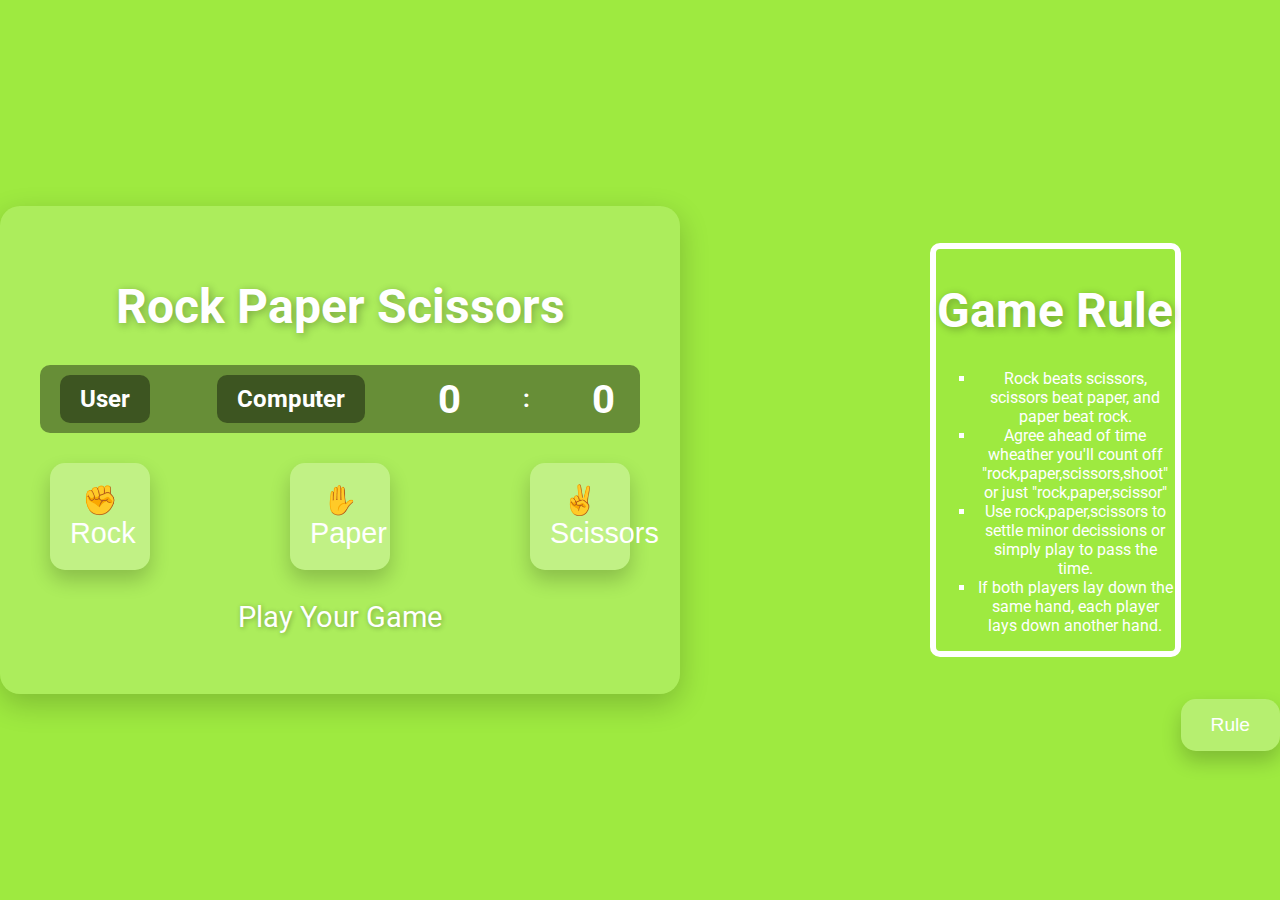
<file: index.html>
<!DOCTYPE html>
<html lang="en">
<head>
    <meta charset="UTF-8">
    <meta name="viewport" content="width=device-width, initial-scale=1.0">
    <title>Rock Paper Scissors</title>
    <link rel="stylesheet" href="style.css">
</head>
<body>
    <div class="container">
        <h1>Rock Paper Scissors</h1>
        <div id="scoreboard">
            <div id="user-label" class="badge">User</div>
            <div id="computer-label" class="badge">Computer</div>
            <span id="user-score">0</span>:<span id="computer-score">0</span>
        </div>
        <div class="choices">
            <button id="rock" class="choice">✊ Rock</button>
            <button id="paper" class="choice">✋ Paper</button>
            <button id="scissors" class="choice">✌ Scissors</button>
        </div>
        <div id="result">
            <p>Play Your Game</p>
        </div>
    </div>
    <div id="rule">
        <h1>Game Rule</h1>
        <ul type="square">
            <li>Rock beats scissors, scissors beat paper, and paper beat rock.</li>
            <li>Agree ahead of time wheather you'll count off "rock,paper,scissors,shoot" or just "rock,paper,scissor"</li>
            <li>Use rock,paper,scissors to settle minor decissions or simply play to pass the time.</li>
            <li>If both players lay down the same hand, each player lays down another hand.</li>
        </ul>
       </div>
    </div>
    <button id="rulebook">Rule</button>
    <script src="script.js"></script>
</body>
</html>
</file>
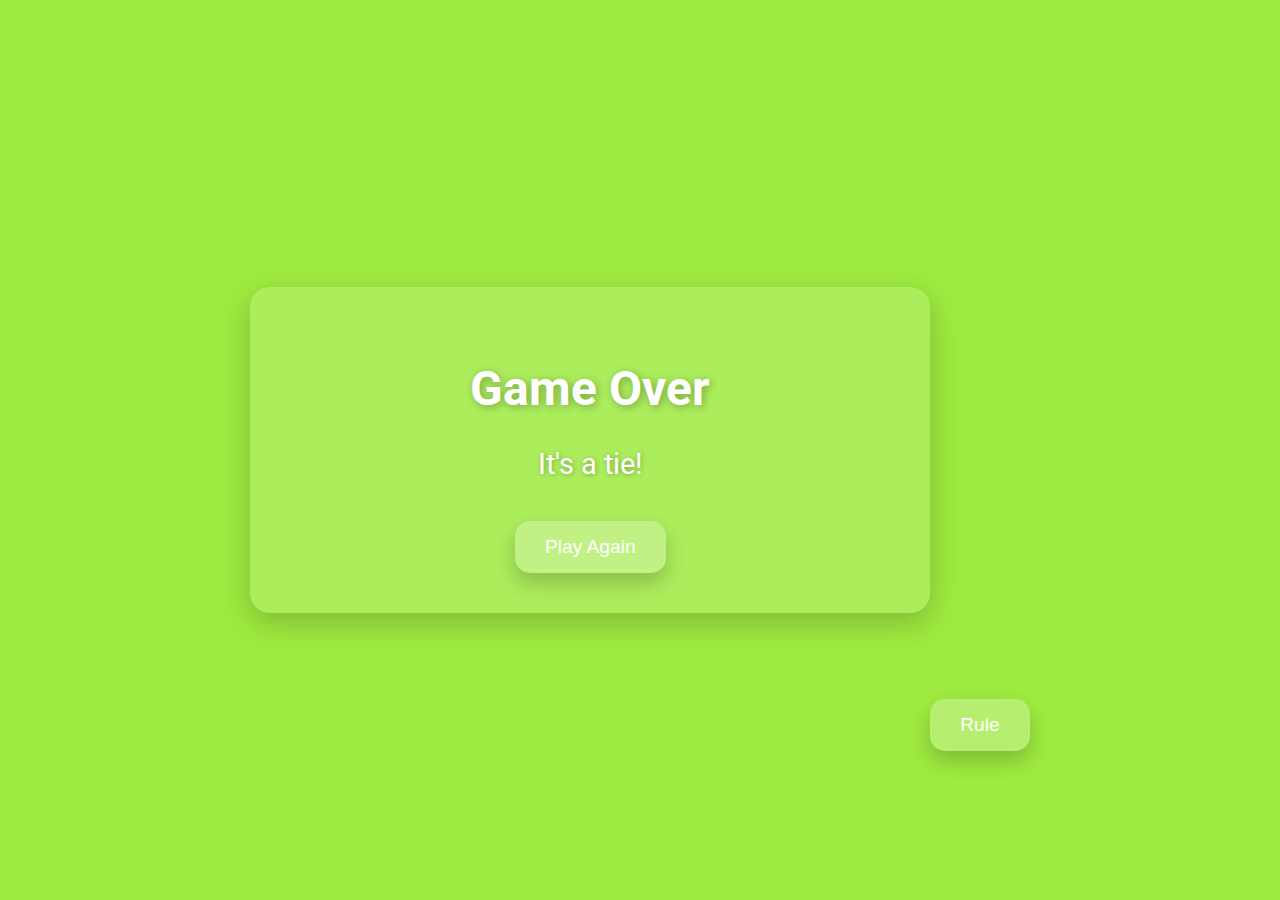
<file: final.html>
<!DOCTYPE html>
<html lang="en">
<head>
    <meta charset="UTF-8">
    <meta name="viewport" content="width=device-width, initial-scale=1.0">
    <title>Final Result</title>
    <link rel="stylesheet" href="style.css">
</head>
<body>
    
    <div class="container">
        <h1>Game Over</h1>
        <div id="final-result">
            <p id="final-message"></p>
        </div>
        <button onclick="playAgain()">Play Again</button>
    </div>
    <button id="rulebook">Rule</button>
    <script>
        const userScore = localStorage.getItem('userScore') || 0;
        const computerScore = localStorage.getItem('computerScore') || 0;
        const finalMessageElement = document.getElementById('final-message');

        if (userScore > computerScore) {
            finalMessageElement.textContent = 'Congratulations! You are the winner!';
        } else if (userScore < computerScore) {
            finalMessageElement.textContent = 'You lost to the computer. Better luck next time!';
        } else {
            finalMessageElement.textContent = 'It\'s a tie!';
        }

        function playAgain() {
            localStorage.clear();
            window.location.href = 'index.html';
        }
    </script>
</body>
</html>
</file>
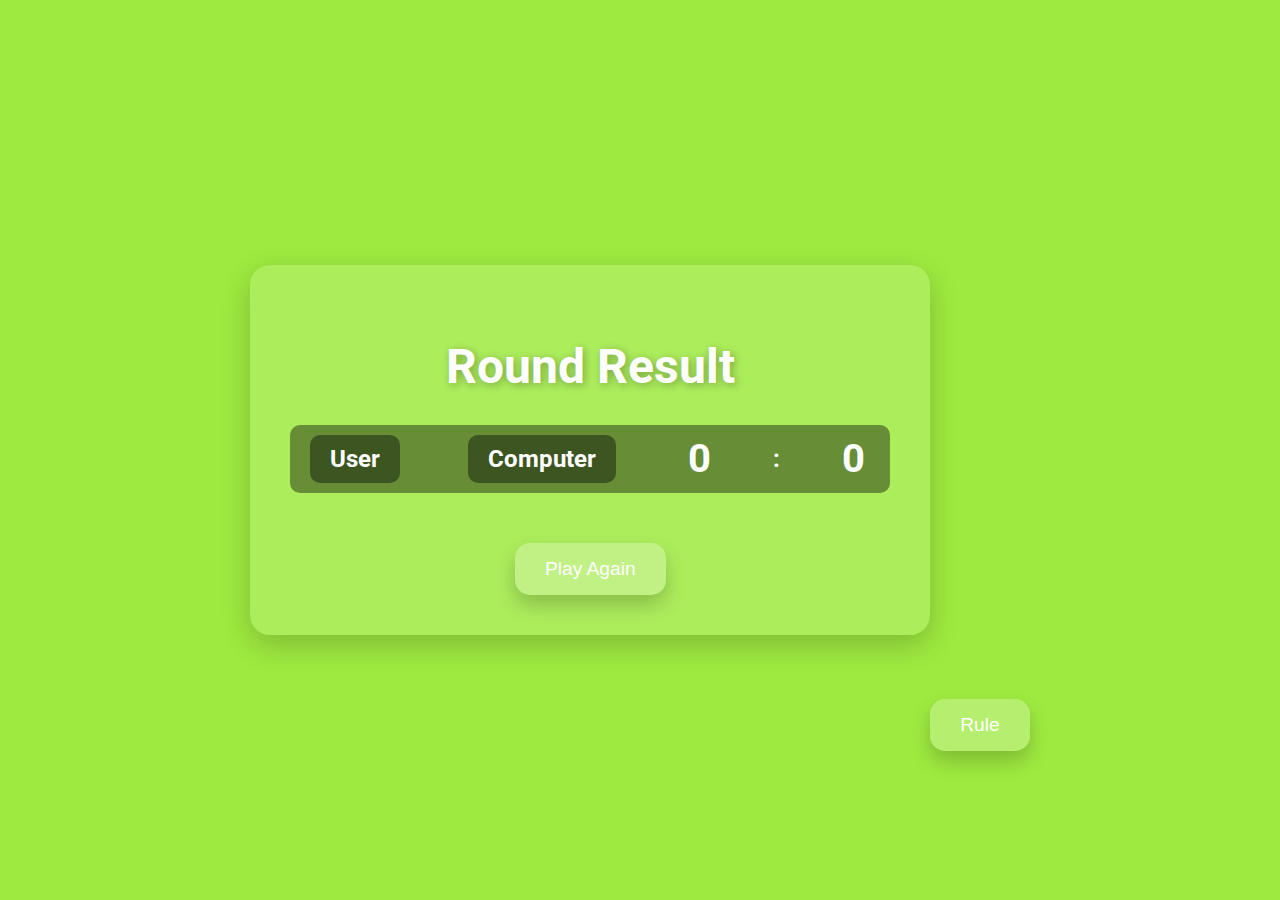
<file: result.html>
<!DOCTYPE html>
<html lang="en">
<head>
    <meta charset="UTF-8">
    <meta name="viewport" content="width=device-width, initial-scale=1.0">
    <title>Round Result</title>
    <link rel="stylesheet" href="style.css">
</head>
<body>
    <div class="container">
        <h1>Round Result</h1>
        <div id="scoreboard">
            <div id="user-label" class="badge">User</div>
            <div id="computer-label" class="badge">Computer</div>
            <span id="user-score">0</span>:<span id="computer-score">0</span>
        </div>
        <div id="round-result">
            <p id="round-message"></p>
        </div>
        <button onclick="playAgain()">Play Again</button>
    </div>
    <button id="rulebook">Rule</button>
    <script>
        const userScore = localStorage.getItem('userScore') || 0;
        const computerScore = localStorage.getItem('computerScore') || 0;
        const roundMessage = localStorage.getItem('roundMessage');
        const userScoreElement = document.getElementById('user-score');
        const computerScoreElement = document.getElementById('computer-score');
        const roundMessageElement = document.getElementById('round-message');

        userScoreElement.textContent = userScore;
        computerScoreElement.textContent = computerScore;
        roundMessageElement.textContent = roundMessage;

        function playAgain() {
            window.location.href = 'index.html';
        }
    </script>
</body>
</html>
</file>
<file: style.css>
@import url('https://fonts.googleapis.com/css2?family=Roboto:wght@400;700&display=swap');

body {
    font-family: 'Roboto', sans-serif;
    background-color: rgb(158, 234, 64);
    display: flex;
    justify-content: center;
    align-items: center;
    height: 100vh;
    margin: 0;
    color: #fff;
    overflow: hidden;
}

.container {
    text-align: center;
    background: rgba(255, 255, 255, 0.15);
    padding: 40px;
    border-radius: 20px;
    box-shadow: 0 10px 30px rgba(0, 0, 0, 0.2);
    transition: transform 0.3s ease;
    width: 90%;
    max-width: 600px;
    animation: fadeIn 1s ease-in-out;
}

.container:hover {
    transform: scale(1.02);
}

h1 {
    margin-bottom: 30px;
    font-size: 3rem;
    text-shadow: 2px 2px 8px rgba(0, 0, 0, 0.3);
}

#scoreboard {
    display: flex;
    justify-content: space-between;
    align-items: center;
    margin-bottom: 30px;
    font-size: 1.5rem;
    font-weight: bold;
    background: rgba(0, 0, 0, 0.4);
    padding: 10px;
    border-radius: 10px;
}

.badge {
    background: rgba(0, 0, 0, 0.4);
    padding: 10px 20px;
    margin: 0 10px;
    border-radius: 10px;
}

#user-score, #computer-score {
    font-size: 2.5rem;
    margin: 0 15px;
}

.choices {
    display: flex;
    justify-content: space-between;
    margin-bottom: 30px;
}

.choice {
    font-size: 1.8rem;
    margin: 0 10px;
    padding: 20px;
    cursor: pointer;
    border: none;
    border-radius: 15px;
    background-color: rgba(255, 255, 255, 0.25);
    color: #fff;
    transition: background-color 0.3s, transform 0.3s, box-shadow 0.3s;
    box-shadow: 0 10px 20px rgba(0, 0, 0, 0.2);
    width: 100px;
    text-align: center;
}

.choice:hover {
    background-color: rgba(255, 255, 255, 0.4);
    transform: scale(1.1);
    box-shadow: 0 15px 30px rgba(0, 0, 0, 0.4);
}

#result p, #round-result p, #final-result p {
    font-size: 1.8rem;
    margin: 20px 0;
    text-shadow: 1px 1px 5px rgba(0, 0, 0, 0.3);
}

button {
    font-size: 1.2rem;
    padding: 15px 30px;
    cursor: pointer;
    border: none;
    border-radius: 15px;
    background-color: rgba(255, 255, 255, 0.25);
    color: #fff;
    transition: background-color 0.3s, transform 0.3s, box-shadow 0.3s;
    box-shadow: 0 10px 20px rgba(0, 0, 0, 0.2);
    margin-top: 20px;
}

button:hover {
    background-color: rgba(255, 255, 255, 0.4);
    transform: scale(1.1);
    box-shadow: 0 15px 30px rgba(0, 0, 0, 0.4);
}

#rule{
    border: solid 6px white;
    height: auto;
    width: 300px;
    border-radius: 10px;
    margin-left: 250px;
    color: white;
    text-align: center;
}
#rulebook{
    margin-top: 550px;
}
</file>
